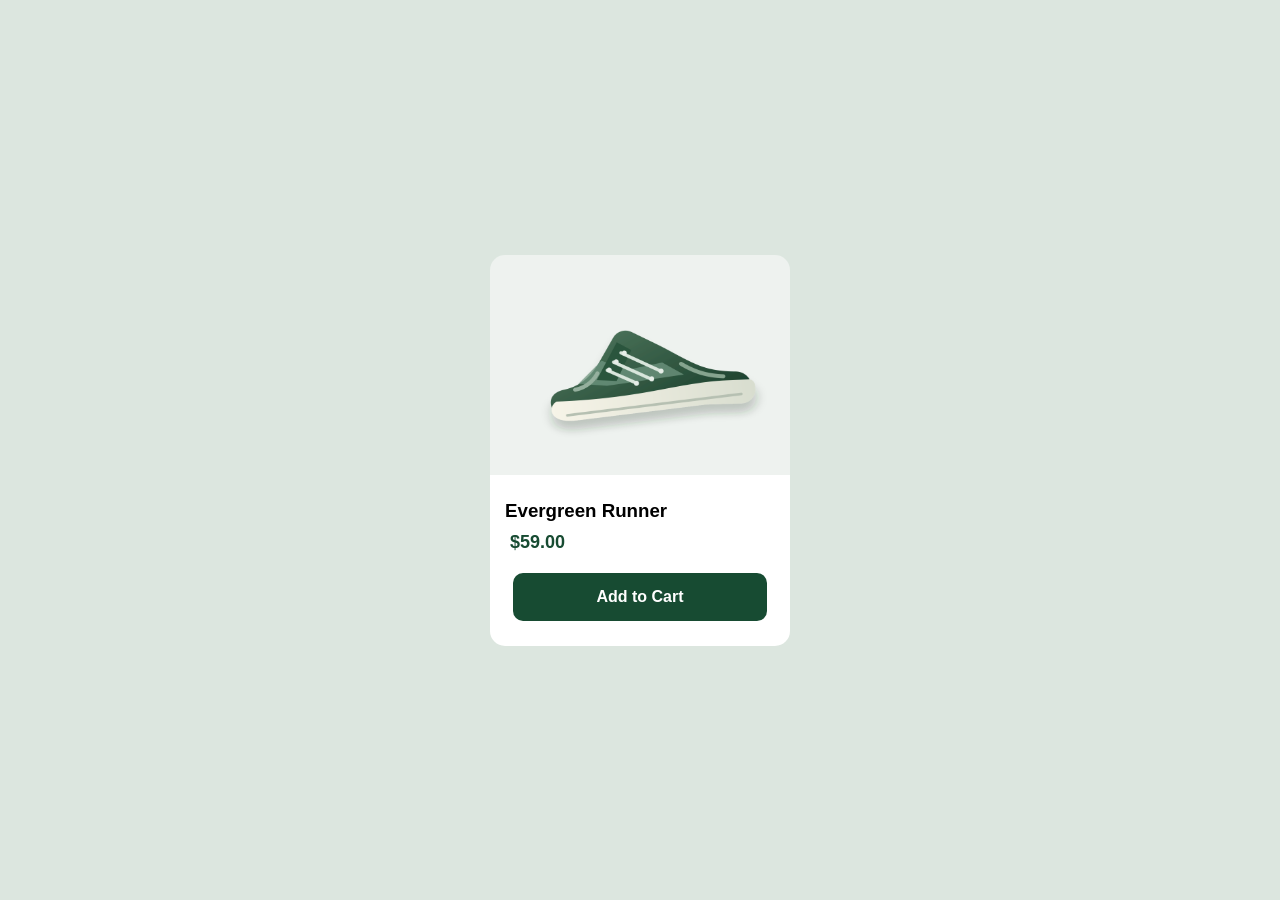
<file: day-01/index.html>
<!doctype html>
<html lang="en">
  <head>
    <meta charset="UTF-8" />
    <meta name="viewport" content="width=device-width, initial-scale=1.0" />
    <title>day 01</title>
    <link rel="stylesheet" href="style.css" />
  </head>
  <body>
    <div class="product-page">
      <div class="product-img-container">
        <img
          src="images/day-01-shoe-product.png"
          alt="Product Image"
          class="product-image"
        />
      </div>
      <div class="product-page-bottom">
        <h3>Evergreen Runner</h3>
        <strong>$59.00</strong>
        <button class="add-to-cart-btn">Add to Cart</button>
      </div>
    </div>
  </body>
</html>
</file>
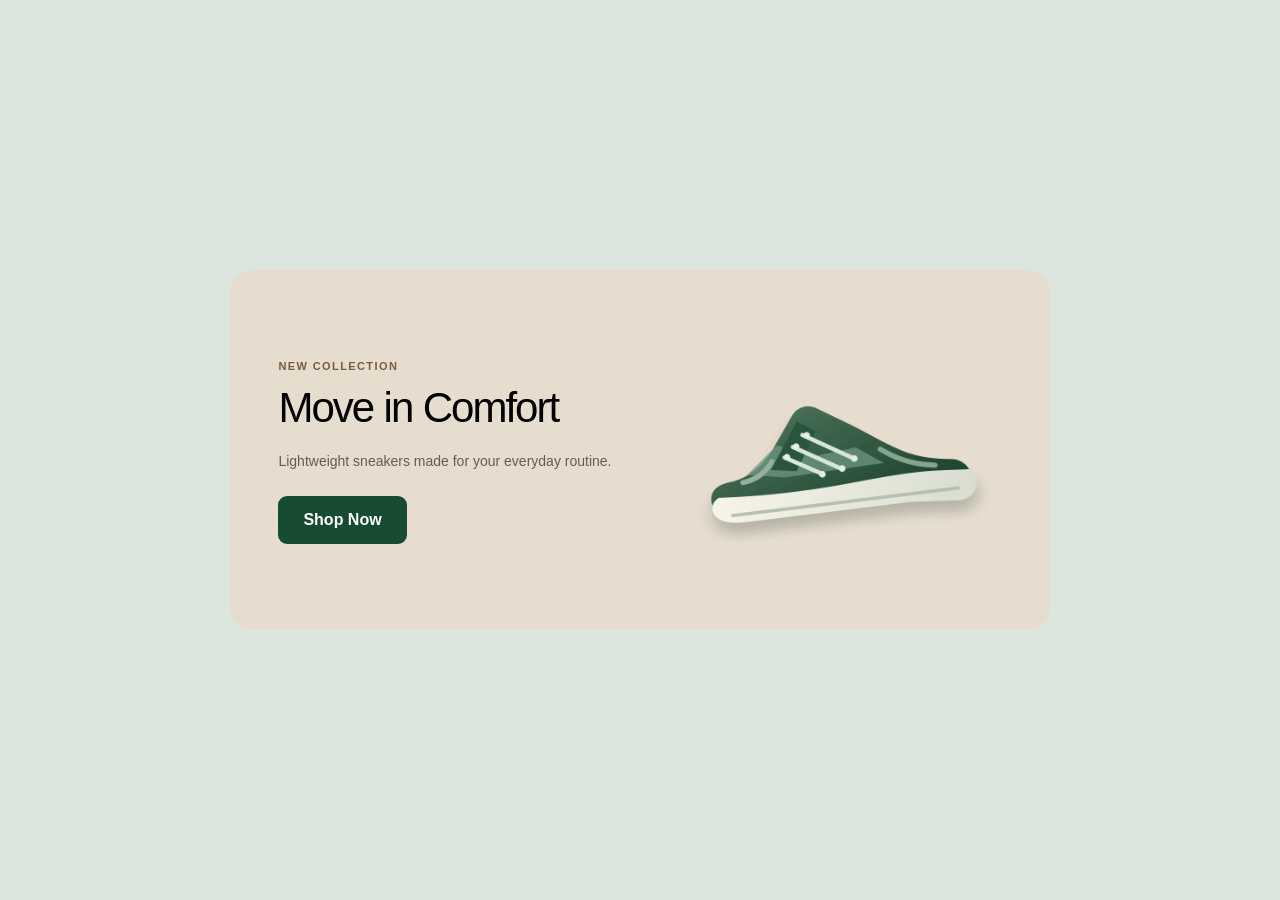
<file: day-02/index.html>
<!doctype html>
<html lang="en">
  <head>
    <meta charset="UTF-8" />
    <meta name="viewport" content="width=device-width, initial-scale=1.0" />
    <title>day 02</title>
    <link rel="stylesheet" href="style.css" />
  </head>
  <body>
    <div class="day-02-hero-banner">
      <div class="day-02-hero-content">
        <span class="new-collection">New Collection</span>
        <h1>Move in Comfort</h1>
        <p>Lightweight sneakers made for your everyday routine.</p>
        <button class="cta-button">Shop Now</button>
      </div>
      <img
        src="images/day-02-shoe-product.png"
        alt="Hero Banner"
        class="hero-banner-image"
      />
    </div>
  </body>
</html>
</file>
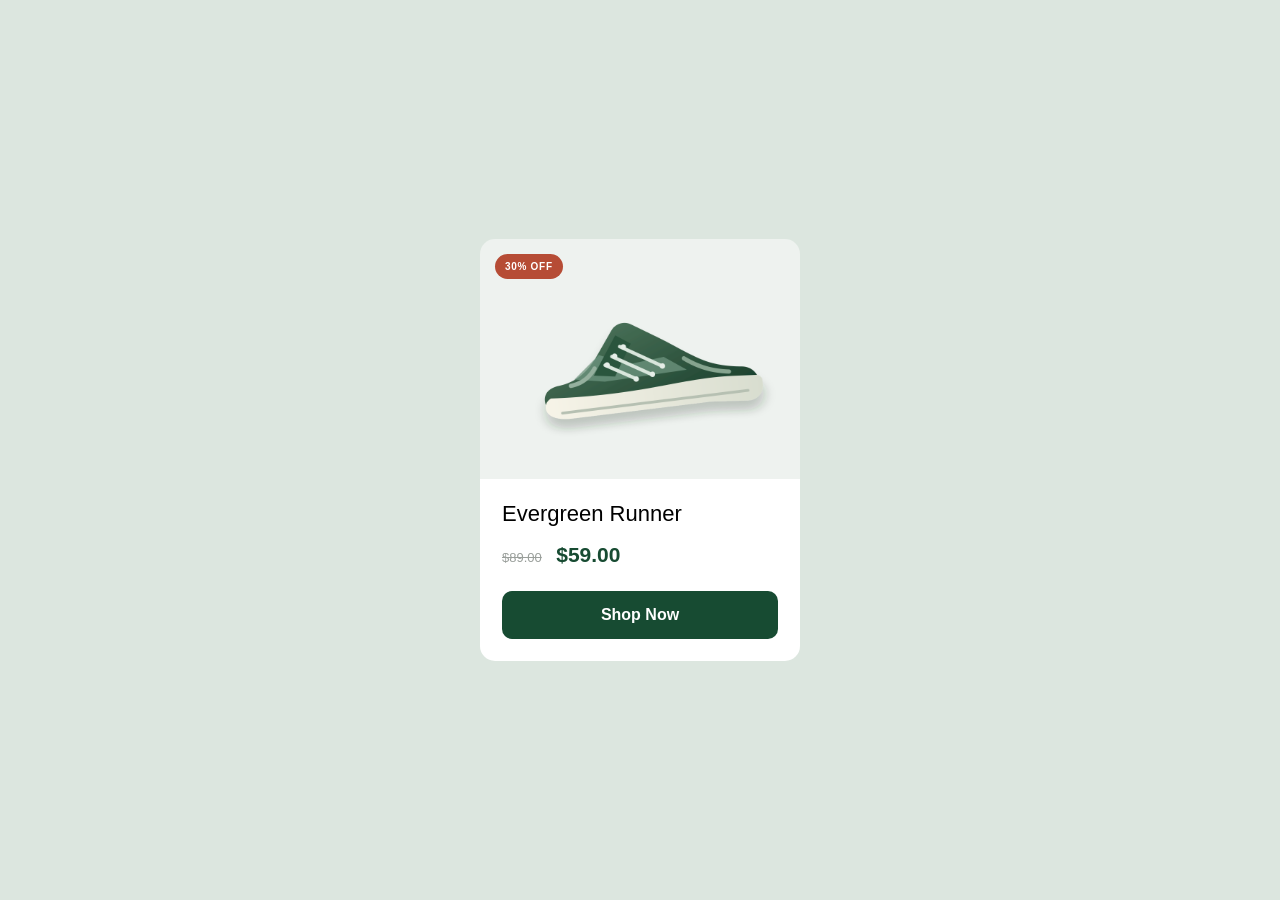
<file: day-03/index.html>
<!doctype html>
<html lang="en">
  <head>
    <meta charset="UTF-8" />
    <meta name="viewport" content="width=device-width, initial-scale=1.0" />
    <title>day 03</title>
    <link rel="stylesheet" href="style.css" />
  </head>
  <body>
    <div class="day-03-product-card">
      <div class="day-03-product-card-upper-part">
        <img
          src="images/day-03-shoe-product.png"
          alt="product card"
          class="day-03-product-card-img"
        />
        <span>30% OFF</span>
      </div>
      <div class="day-03-product-card-content-box">
        <h3>Evergreen Runner</h3>
        <div class="day-03-product-card-pricing">
          <del>$89.00</del>
          <strong>$59.00</strong>
        </div>
        <button class="day-03-product-card-button">Shop Now</button>
      </div>
    </div>
  </body>
</html>
</file>
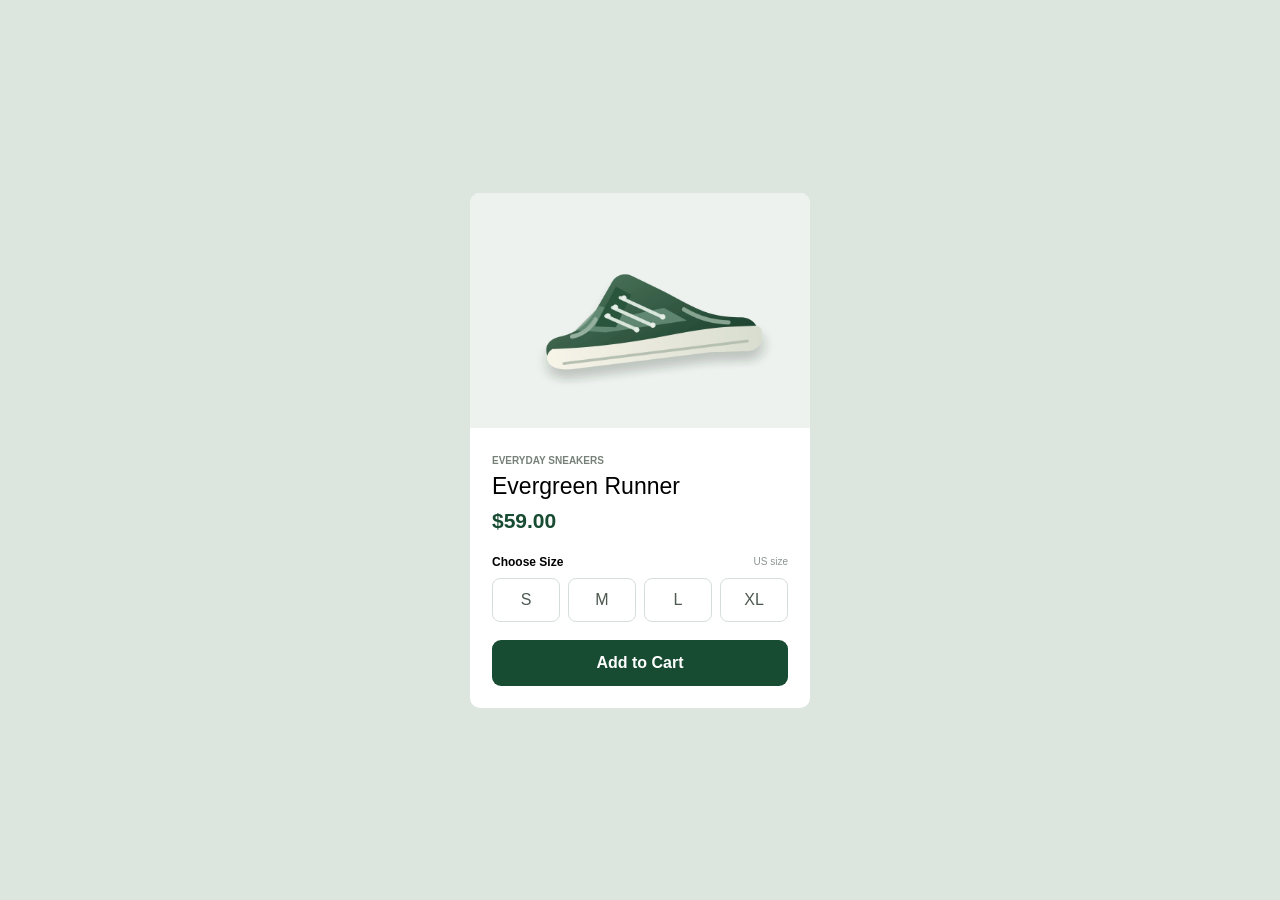
<file: day-04/index.html>
<!doctype html>
<html lang="en">
  <head>
    <meta charset="UTF-8" />
    <meta name="viewport" content="width=device-width, initial-scale=1.0" />
    <title>day 04</title>
    <link rel="stylesheet" href="style.css" />
  </head>
  <body>
    <div class="day-04-product-card">
      <div class="day-04-product-card-img">
      <img src="images/day-04-shoe-product.png" alt="product-img" />
      </div>
      <div class="day-04-product-content-box">
        <span class="day-04-product-type">Everyday Sneakers</span>
        <h3>Evergreen Runner</h3>
        <strong>$59.00</strong>
        <div class="day-04-product-sizes-heading">
          <span>Choose Size</span>
          <small>US size</small>
        </div>
        <div class="day-04-product-sizes-btns">
          <button>S</button>
          <button>M</button>
          <button>L</button>
          <button>XL</button>
        </div>
        <button class="day-04-button">Add to Cart</button>
      </div>
    </div>
  </body>
</html>
</file>
<file: day-01/style.css>
* {
  margin: 0;
  padding: 0;
  box-sizing: border-box;
}

body {
  font-family: Arial, Helvetica, sans-serif;
  background-color: #dce6df;
  min-height: 100vh;

  display: flex;
  justify-content: center;
  align-items: center;
}

.product-page {
  width: 300px;
}

.product-img-container {
  width: 100%;
  height: 220px;
  background-color: #eef2ef;
  display: flex;
  justify-content: center;
  align-items: center;
  border-top-left-radius: 15px;
  border-top-right-radius: 15px;
}

.product-image {
  width: 90%;
  height: auto;
}

.product-page-bottom {
  display: flex;
  flex-direction: column;
  justify-content: center;
  align-items: flex-start;
  gap: 10px;
  background-color: #ffffff;
  width: 100%;
  padding: 25px 15px;
  border-bottom-left-radius: 15px;
  border-bottom-right-radius: 15px;
}

.product-page-botttom h3 {
  font-size: 22px;
  color: #000000;
  font-weight: normal;
  margin-left: 5px;
  margin-bottom: 5px;
}

.product-page-bottom strong {
  color: #174b32;
  font-size: 18px;
  font-weight: 900;
  margin-left: 5px;
  margin-bottom: 10px;
}

.add-to-cart-btn {
  font-family: inherit;
  width: 94%;
  padding: 15px;
  border-radius: 10px;
  background-color: #174b32;
  border: none;
  color: #ffffff;
  font-size: 16px;
  font-weight: 700;
  margin: 0 auto;
  user-select: none;
  cursor: pointer;
}
</file>
<file: day-02/style.css>
* {
  padding: 0;
  margin: 0;
  box-sizing: border-box;
}

body {
  font-family: Arial, Helvetica, sans-serif;
  background-color: #dce6df;
  min-height: 100vh;
  display: flex;
  justify-content: center;
  align-items: center;
}

.day-02-hero-banner {
  width: 64%;
  height: 360px;
  display: flex;
  justify-content: space-between;
  align-items: center;
  background-color: #e6ddcf;
  border-radius: 22px;
  padding: 48px;
}

.new-collection {
  display: inline-block;
  color: #7a5b3a;
  margin-bottom: 12px;
  font-size: 11px;
  font-weight: 800;
  letter-spacing: 1.4px;
  text-transform: uppercase;
}

.day-02-hero-banner h1 {
  font-size: 42px;
  font-weight: normal;
  letter-spacing: -2px;
  word-spacing: 0.8px;
}

.day-02-hero-banner p {
  margin-top: 18px;
  margin-bottom: 24px;
  font-size: 14px;
  line-height: 1.6;
  color: #665c50;
}

.cta-button {
  font-family: inherit;
  padding: 15px 25px;
  cursor: pointer;
  border: none;
  background-color: #174b32;
  color: #fff;
  font-size: 16px;
  font-weight: bold;
  border-radius: 9px;
  transition: 0.2s;
}

.cta-button:hover {
  background-color: #07351d;
}

.hero-banner-image {
  width: 350px;
}
</file>
<file: day-03/style.css>
* {
  padding: 0;
  margin: 0;
  box-sizing: border-box;
}

body {
  font-family: Arial, Helvetica, sans-serif;
  display: flex;
  justify-content: center;
  align-items: center;
  height: 100vh;
  background-color: #dce6df;
}

.day-03-product-card {
  display: flex;
  flex-direction: column;
  justify-content: center;
}

.day-03-product-card-upper-part {
  position: relative;
  height: 240px;
  width: 100%;
  background-color: #eef2ef;
  display: grid;
  place-items: center;
  border-radius: 15px 15px 0 0;
}

.day-03-product-card-img {
  width: 320px;
  max-width: 90%;
}

.day-03-product-card span {
  position: absolute;
  top: 15px;
  left: 15px;
  padding: 7px 10px;
  border-radius: 999px;
  background-color: #b64c35;
  color: #fff;
  font-size: 10px;
  font-weight: 800;
  letter-spacing: 0.7px;
}

.day-03-product-card-content-box {
  padding: 22px;
  background-color: #ffffff;
  border-radius: 0 0 15px 15px;
}

.day-03-product-card-content-box h3 {
  font-size: 22px;
  font-weight: normal;
}

.day-03-product-card-pricing {
  margin: 16px 0 24px;
}

.day-03-product-card-pricing del {
  font-size: 13px;
  color: #9a9f9b;
  margin-right: 10px;
}

.day-03-product-card-pricing strong {
  font-size: 21px;
  color: #174b32;
}

.day-03-product-card-button {
  font-size: 16px;
  font-family: inherit;
  background-color: #174b32;
  padding: 15px 13px;
  width: 100%;
  border: none;
  border-radius: 10px;
  color: #fff;
  font-weight: 700;
}

.day-03-product-card-button:hover {
  background-color: #0d3623;
  transition: 0.2s;
}
</file>
<file: day-04/style.css>
* {
  padding: 0;
  margin: 0;
  box-sizing: border-box;
}

body {
  font-family: Arial, Helvetica, sans-serif;
  background-color: #dce6df;
  display: flex;
  justify-content: center;
  align-items: center;
  min-height: 100vh;
}

.day-04-product-card {
  border-radius: 10px;
  background-color: #fff;
  overflow: hidden;
  width: min(340px, 100%);
}

.day-04-product-card-img {
  height: 235px;
  display: grid;
  place-items: center;
  background-color: #eef2ef;
}

.day-04-product-card-img img {
  width: 285px;
  max-width: 90%;
}

.day-04-product-content-box {
  padding: 22px;
}

.day-04-product-type {
  color: #768179;
  font-size: 10px;
  font-weight: 800;
  display: inline-block;
  margin-bottom: 7px;
  text-transform: uppercase;
}

.day-04-product-content-box h3 {
  font-size: 23px;
  font-weight: 500;
}

.day-04-product-content-box strong {
  color: #174b32;
  margin-top: 9px;
  font-size: 21px;
  display: block;
}

.day-04-product-sizes-heading {
  display: flex;
  justify-content: space-between;
  align-items: center;
  margin: 22px 0 9px;
}

.day-04-product-sizes-heading span {
  font-size: 12px;
  font-weight: 700;
}

.day-04-product-sizes-heading small {
  color: #8b958f;
  font-size: 10px;
}

.day-04-product-sizes-btns {
  display: flex;
  gap:8px;
}

.day-04-product-sizes-btns button {
  font-size: 16px;
  font-family: inherit;
  color: #4d5951;
  cursor: pointer;
  background: #fff;
  border: 1px solid #d6ded8;
  border-radius: 8px;
  flex: 1;
  padding: 12px 4px;
  transition: all 0.2s;
}

.day-04-product-sizes-btns button:hover {
  background-color: #0e3624;
  color: #fff;
}

.day-04-button {
  font-family: inherit;
  font-size:16px;
  background-color: #174b32;
  color: #fff;
  cursor: pointer;
  border: 0;
  border-radius: 9px;
  width: 100%;
  margin-top: 18px;
  padding: 14px;
  font-weight: 700;
  transition: background-color 0.2s;
}

.day-04-button:hover {
  background-color: #0e3624;
}
</file>
